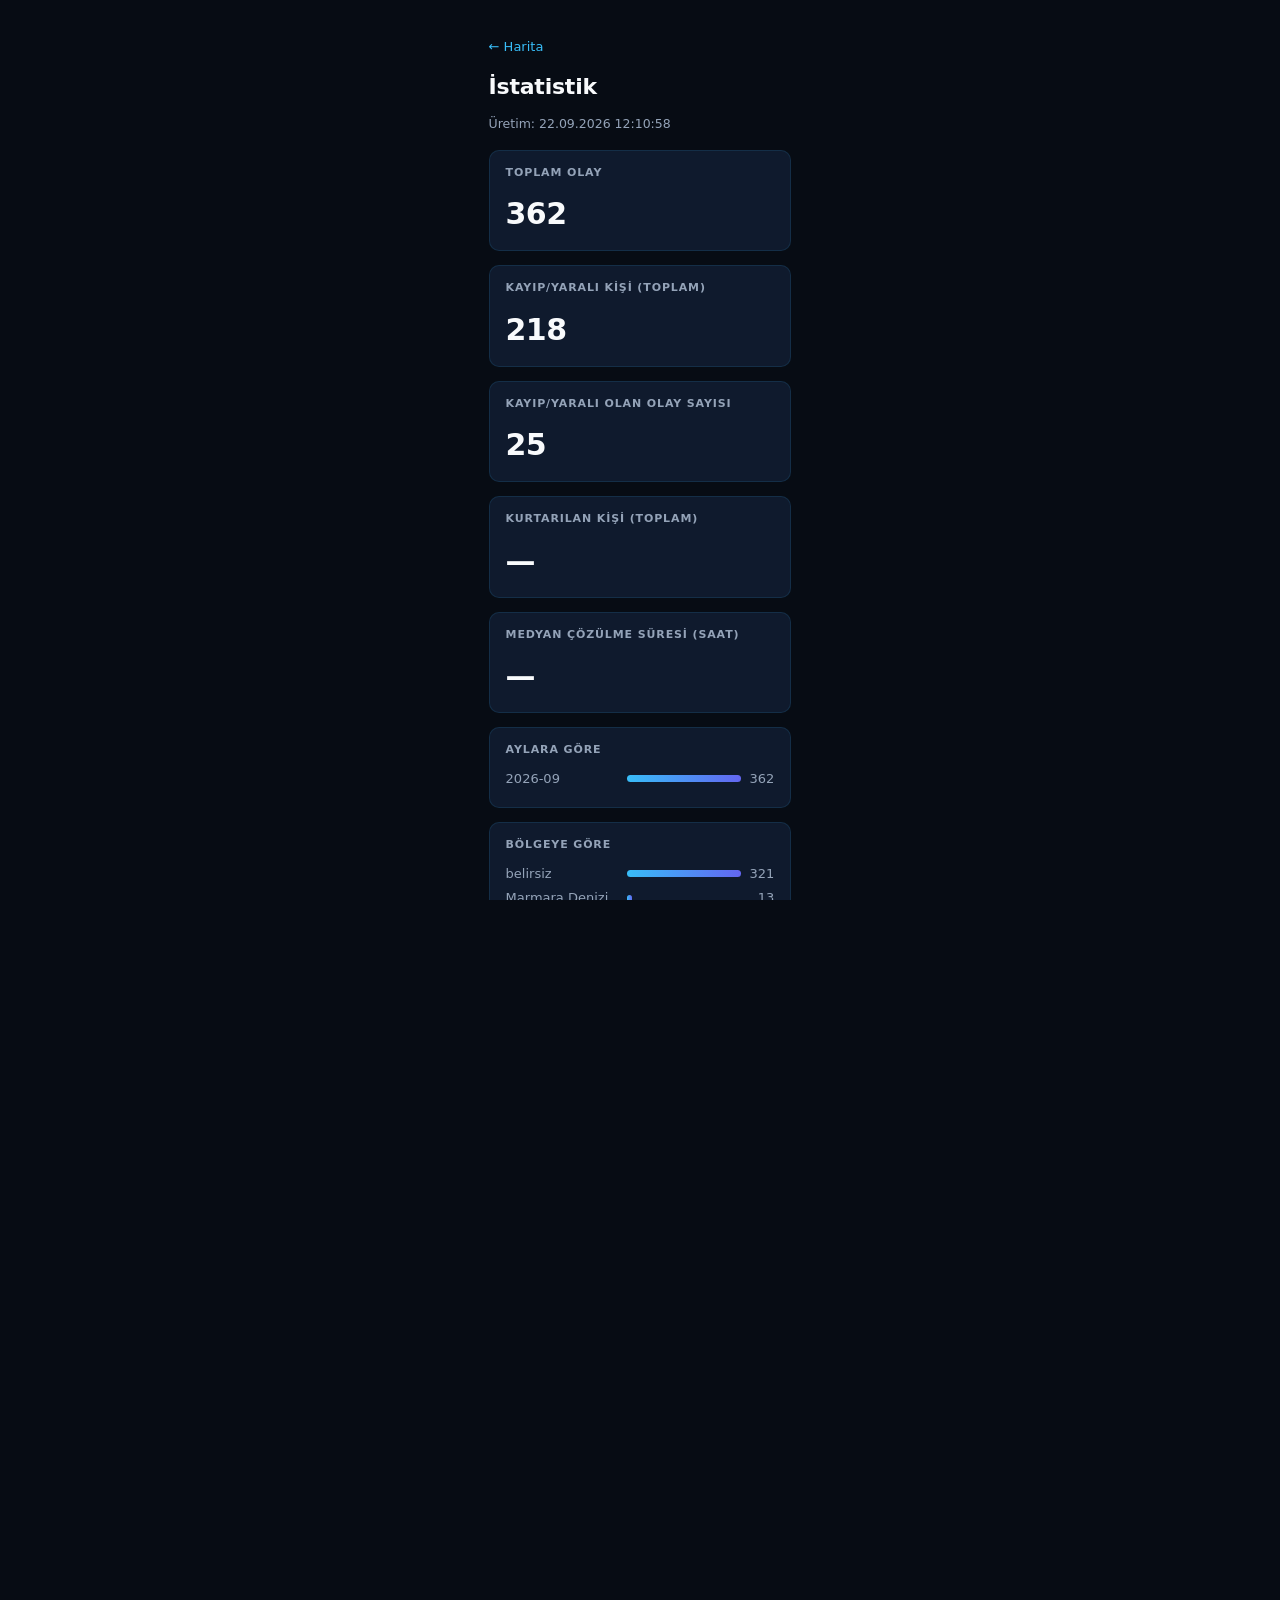
<file: web/stats.html>
<!doctype html>
<html lang="tr">
<head>
  <meta charset="utf-8">
  <meta name="viewport" content="width=device-width, initial-scale=1">
  <title>Maritime Watch — İstatistik</title>
  <link rel="icon" href="data:image/svg+xml,%3Csvg xmlns='http://www.w3.org/2000/svg' viewBox='0 0 100 100'%3E%3Ctext y='.9em' font-size='90'%3E%F0%9F%93%8A%3C/text%3E%3C/svg%3E">
  <link rel="stylesheet" href="style.css">
  <style>
    .wrap { max-width: 960px; margin: 0 auto; padding: 22px 20px 40px; }
    h1 { font-size: 22px; font-weight: 650; letter-spacing: -.01em; margin: 6px 0 2px; }
    .grid { display: grid; grid-template-columns: repeat(auto-fit, minmax(250px, 1fr)); gap: 14px; margin-top: 16px; }
    .card { background: var(--panel); border: 1px solid var(--line); border-radius: 10px; padding: 14px 16px; }
    .card h3 { margin: 0 0 10px; font-size: 11px; text-transform: uppercase; letter-spacing: .08em; color: var(--muted); font-weight: 650; }
    /* not .kpi: style.css owns that class for the map page's stat strip */
    .stat-num { font-size: 30px; font-weight: 650; letter-spacing: -.02em; font-variant-numeric: tabular-nums; }
    .row { display: flex; align-items: center; gap: 9px; margin: 5px 0; font-size: 13px; }
    .row .lbl { flex: 0 0 42%; color: var(--muted); overflow: hidden; text-overflow: ellipsis; white-space: nowrap; }
    .bar { height: 7px; border-radius: 4px; background: linear-gradient(90deg, var(--accent), #6366f1); min-width: 3px; }
    .row .num { margin-left: auto; font-variant-numeric: tabular-nums; color: var(--muted); }
    a.back { color: var(--accent); text-decoration: none; font-size: 13px; }
    a.back:hover { text-decoration: underline; }
    .meta { color: var(--muted); font-size: 12.5px; }
  </style>
</head>
<body>
  <div class="wrap">
    <p><a class="back" href="index.html" aria-label="Haritaya Geri Dön">← Harita</a></p>
    <h1>İstatistik</h1>
    <p class="meta" id="gen">yükleniyor…</p>
    <div class="grid" id="grid"></div>
  </div>
  <script>
    "use strict";
    const esc = s => String(s == null ? "" : s).replace(/[&<>"]/g, c => ({ "&": "&amp;", "<": "&lt;", ">": "&gt;", '"': "&quot;" }[c]));
    function barCard(title, obj) {
      const entries = Array.isArray(obj) ? obj : Object.entries(obj || {});
      const max = Math.max(1, ...entries.map(e => e[1]));
      const rows = entries.slice(0, 12).map(([k, v]) =>
        `<div class="row"><span class="lbl" title="${esc(k)}">${esc(k)}</span>
          <span class="bar" style="width:${Math.round(120 * v / max)}px"></span>
          <span class="num">${v}</span></div>`).join("");
      return `<div class="card"><h3>${esc(title)}</h3>${rows || "<div class='row'>—</div>"}</div>`;
    }
    function kpiCard(title, val) {
      return `<div class="card"><h3>${esc(title)}</h3><div class="stat-num">${esc(val)}</div></div>`;
    }
    (async () => {
      let s = null;
      try { s = await (await fetch("data/stats.json?" + Date.now(), { cache: "no-store" })).json(); } catch (e) {}
      if (!s) { document.getElementById("gen").textContent = "veri yok"; return; }
      document.getElementById("gen").textContent = "Üretim: " + new Date(s.generated).toLocaleString("tr-TR");
      const g = document.getElementById("grid");
      g.innerHTML = [
        kpiCard("Toplam olay", s.total_incidents),
        kpiCard("Kayıp/yaralı kişi (toplam)", s.casualties_reported_total),
        kpiCard("Kayıp/yaralı olan olay sayısı", s.incidents_with_casualties),
        kpiCard("Kurtarılan kişi (toplam)", s.rescued_reported_total == null ? "—" : s.rescued_reported_total),
        kpiCard("Medyan çözülme süresi (saat)", s.median_resolution_hours == null ? "—" : s.median_resolution_hours),
        barCard("Aylara göre", s.by_month),
        barCard("Bölgeye göre", s.by_area),
        barCard("Türe göre", s.by_type),
        barCard("Duruma göre", s.by_status),
        barCard("En sık geçen tekneler", s.top_vessels),
      ].join("");
    })();
  </script>
</body>
</html>
</file>
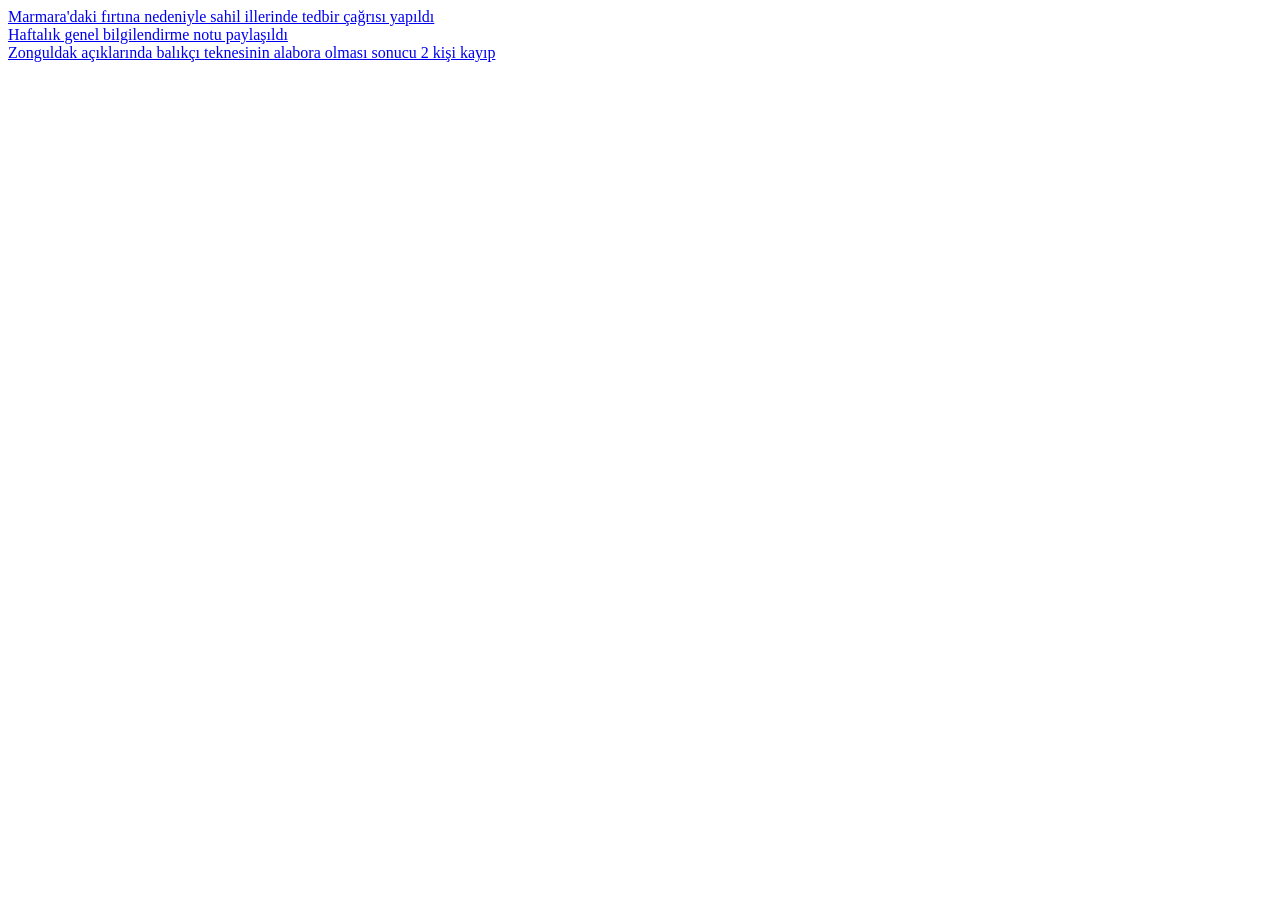
<file: src/ingest/samples/afad.html>
<!doctype html>
<html lang="tr">
<head><meta charset="utf-8"><title>Basın Açıklamaları — AFAD</title></head>
<body>
  <section>
    <article><a href="/basin-aciklamasi/2026/09/03/marmara-firtina-degerlendirme">
      Marmara'daki fırtına nedeniyle sahil illerinde tedbir çağrısı yapıldı</a></article>
    <article><a href="/basin-aciklamasi/2026/09/03/genel-bilgilendirme">
      Haftalık genel bilgilendirme notu paylaşıldı</a></article>
    <article><a href="/basin-aciklamasi/2026/09/02/karadeniz-tekne-kaza">
      Zonguldak açıklarında balıkçı teknesinin alabora olması sonucu 2 kişi kayıp</a></article>
  </section>
</body>
</html>
</file>
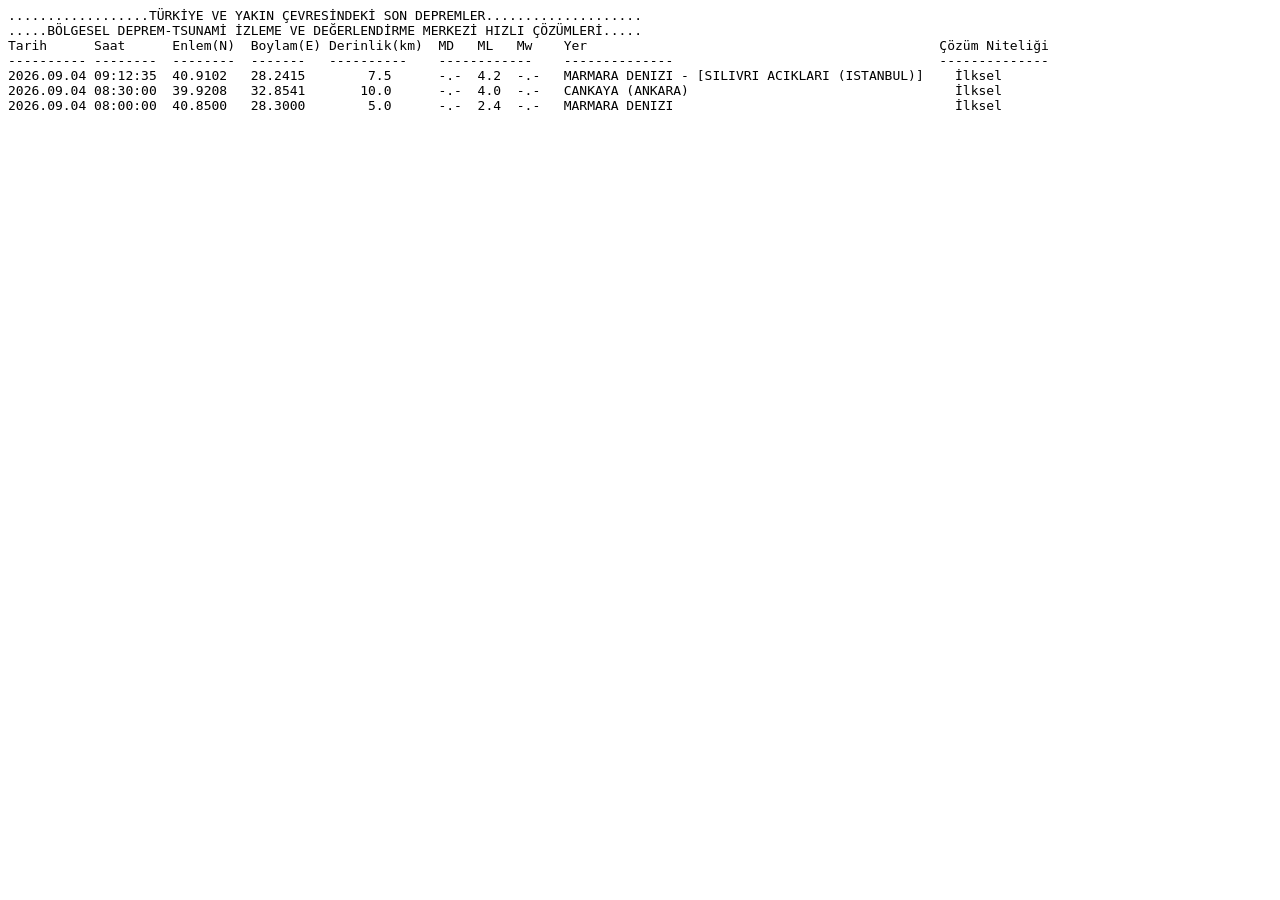
<file: src/ingest/samples/kandilli_quakes.html>
<HTML>
<head><title>Son Depremler</title></head>
<body>
<pre>
..................TÜRKİYE VE YAKIN ÇEVRESİNDEKİ SON DEPREMLER....................
.....BÖLGESEL DEPREM-TSUNAMİ İZLEME VE DEĞERLENDİRME MERKEZİ HIZLI ÇÖZÜMLERİ.....
Tarih      Saat      Enlem(N)  Boylam(E) Derinlik(km)  MD   ML   Mw    Yer                                             Çözüm Niteliği
---------- --------  --------  -------   ----------    ------------    --------------                                  --------------
2026.09.04 09:12:35  40.9102   28.2415        7.5      -.-  4.2  -.-   MARMARA DENIZI - [SILIVRI ACIKLARI (ISTANBUL)]    İlksel
2026.09.04 08:30:00  39.9208   32.8541       10.0      -.-  4.0  -.-   CANKAYA (ANKARA)                                  İlksel
2026.09.04 08:00:00  40.8500   28.3000        5.0      -.-  2.4  -.-   MARMARA DENIZI                                    İlksel
</pre>
</body>
</html>
</file>
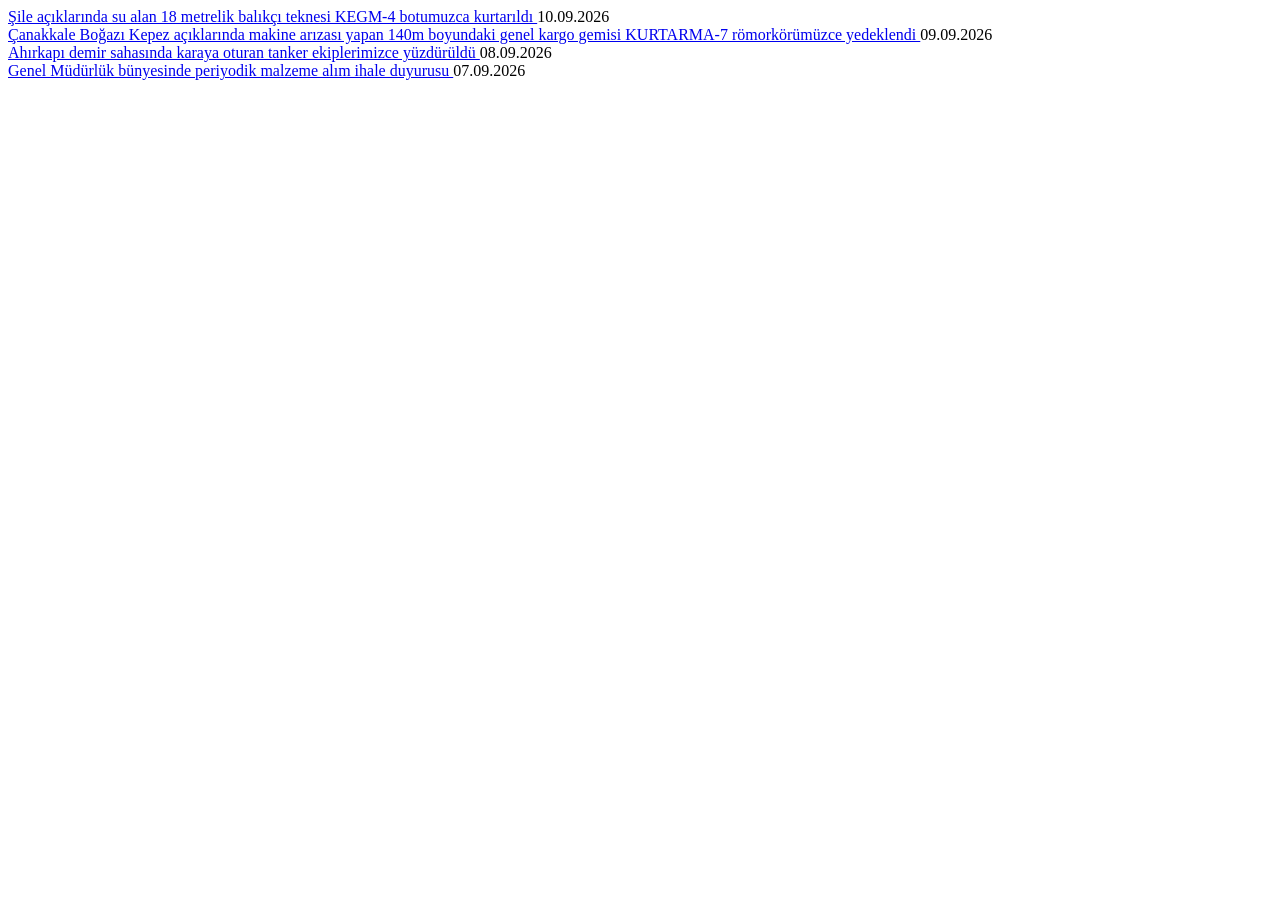
<file: src/ingest/samples/kegm_sample.html>
<!doctype html>
<html lang="tr">
<head><meta charset="utf-8"><title>Kurtarma Operasyonları — Kıyı Emniyeti Genel Müdürlüğü</title></head>
<body>
  <div class="kegm-content">
    <article class="op-card">
      <a href="/operasyon/2026/09/10/sile-aciklarinda-su-alan-balikci-teknesi-kurtarildi">
        Şile açıklarında su alan 18 metrelik balıkçı teknesi KEGM-4 botumuzca kurtarıldı
      </a>
      <span class="date">10.09.2026</span>
    </article>
    <article class="op-card">
      <a href="/operasyon/2026/09/09/canakkale-bogazinda-makine-arizasi-yapan-kuru-yuk-gemisi-yedeklendi">
        Çanakkale Boğazı Kepez açıklarında makine arızası yapan 140m boyundaki genel kargo gemisi KURTARMA-7 römorkörümüzce yedeklendi
      </a>
      <span class="date">09.09.2026</span>
    </article>
    <article class="op-card">
      <a href="/operasyon/2026/09/08/ahirkapi-demir-yerinde-karaya-oturan-tanker">
        Ahırkapı demir sahasında karaya oturan tanker ekiplerimizce yüzdürüldü
      </a>
      <span class="date">08.09.2026</span>
    </article>
    <article class="op-card">
      <a href="/operasyon/2026/09/07/genel-mudurluk-ihale-ilani">
        Genel Müdürlük bünyesinde periyodik malzeme alım ihale duyurusu
      </a>
      <span class="date">07.09.2026</span>
    </article>
  </div>
</body>
</html>
</file>
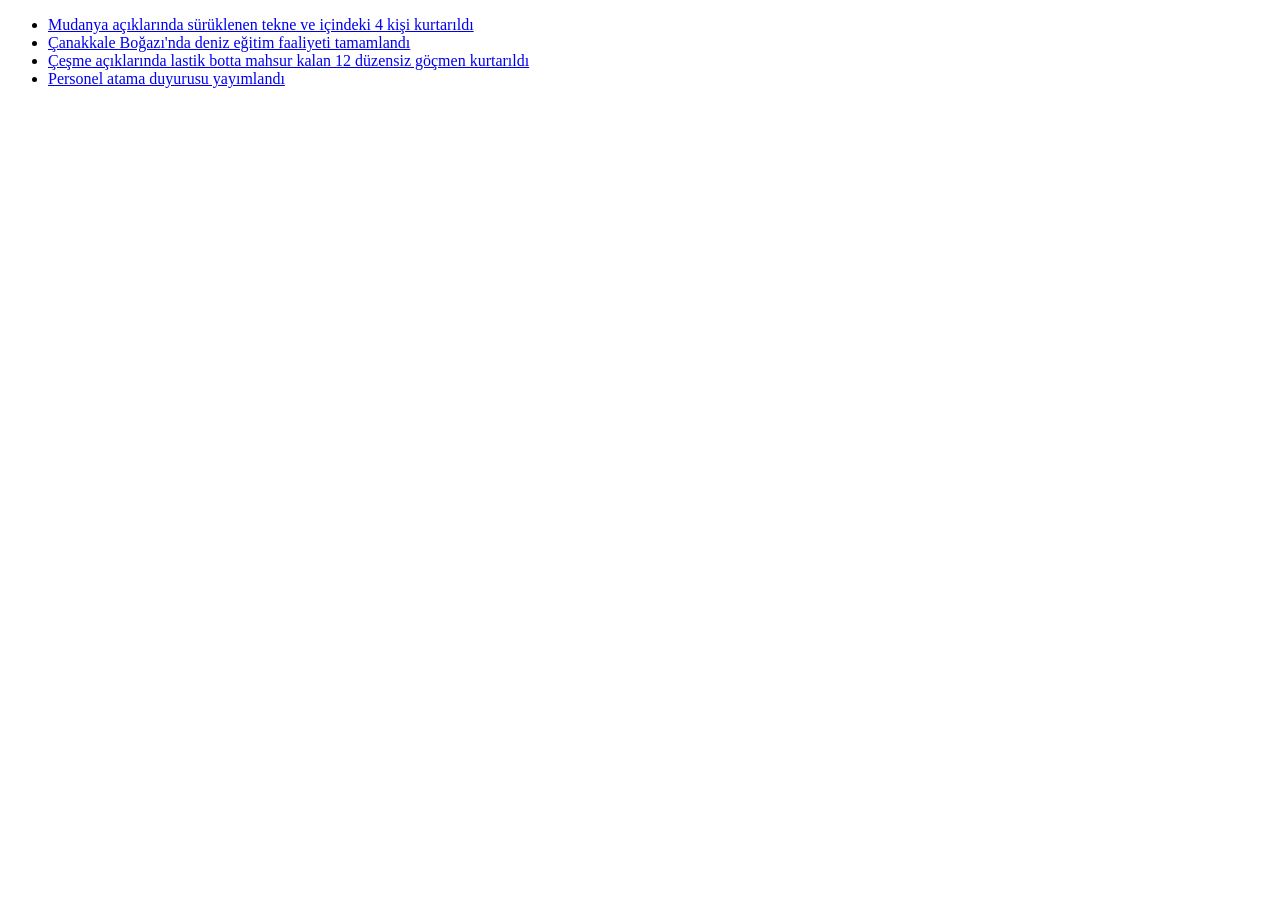
<file: src/ingest/samples/sahil_guvenlik.html>
<!doctype html>
<html lang="tr">
<head><meta charset="utf-8"><title>Haberler — Sahil Güvenlik Komutanlığı</title></head>
<body>
  <main>
    <ul class="news-list">
      <li><a href="/haber/2026/09/03/mudanya-aciklarinda-suru-klenen-tekne-kurtarildi">
        Mudanya açıklarında sürüklenen tekne ve içindeki 4 kişi kurtarıldı</a></li>
      <li><a href="/haber/2026/09/02/canakkale-bogazi-egitim-faaliyeti">
        Çanakkale Boğazı'nda deniz eğitim faaliyeti tamamlandı</a></li>
      <li><a href="/haber/2026/09/02/cesme-aciklarinda-arama-kurtarma">
        Çeşme açıklarında lastik botta mahsur kalan 12 düzensiz göçmen kurtarıldı</a></li>
      <li><a href="/haber/2026/09/01/personel-atama">Personel atama duyurusu yayımlandı</a></li>
    </ul>
  </main>
</body>
</html>
</file>
<file: web/style.css>
/* ==========================================================================
   Maritime Watch — Next-Gen Modern Maritime Operating System
   Design System: Deep Ocean Slate, High-Contrast Cyan Accents, Glassmorphism HUD
   ========================================================================== */

:root {
  --bg: #070c14;
  --bg-surface: #0b1320;
  --panel: #0f1a2d;
  --panel-hover: #15243d;
  --panel-glass: rgba(11, 19, 32, 0.88);
  
  --ink: #f8fafc;
  --ink-secondary: #cbd5e1;
  --muted: #94a3b8;
  --faint: #64748b;
  
  --line: rgba(56, 189, 248, 0.12);
  --line-strong: rgba(56, 189, 248, 0.25);
  --accent: #38bdf8;
  --accent-glow: rgba(56, 189, 248, 0.35);

  --confirmed: #ef4444;
  --probable: #f59e0b;
  --signal: #94a3b8;
  --resolved: #10b981;
  --warning: #38bdf8;
  --rescue: #10b981;
  --danger: #ef4444;
}

* { box-sizing: border-box; }
html, body { margin: 0; padding: 0; height: 100%; width: 100%; overflow: hidden; }

body {
  background: var(--bg);
  color: var(--ink);
  font: 13.5px/1.5 system-ui, -apple-system, BlinkMacSystemFont, "Segoe UI", Roboto, sans-serif;
  display: flex;
  flex-direction: column;
  -webkit-font-smoothing: antialiased;
  -moz-osx-font-smoothing: grayscale;
}

a { color: var(--accent); text-decoration: none; }
a:hover { text-decoration: underline; }

/* ---------- 1. Top Navigation Bar ---------- */
.app-header {
  height: 52px;
  background: rgba(7, 12, 20, 0.95);
  backdrop-filter: blur(12px);
  border-bottom: 1px solid var(--line);
  z-index: 1100;
  flex: none;
  display: flex;
  align-items: center;
  padding: 0 16px;
}

.topbar {
  display: flex;
  align-items: center;
  justify-content: space-between;
  width: 100%;
  gap: 16px;
}

.brand {
  display: flex;
  align-items: center;
  gap: 10px;
  flex: none;
}

.brand-logo {
  border-radius: 6px;
  box-shadow: 0 0 12px rgba(56, 189, 248, 0.3);
}

.brand-title-wrap {
  display: flex;
  align-items: center;
  gap: 8px;
}

.brand-title {
  margin: 0;
  font-size: 16px;
  font-weight: 700;
  letter-spacing: -0.02em;
  color: #fff;
  white-space: nowrap;
}

.live-pill {
  display: inline-flex;
  align-items: center;
  gap: 5px;
  background: rgba(16, 185, 129, 0.12);
  color: #34d399;
  border: 1px solid rgba(16, 185, 129, 0.28);
  font-size: 10px;
  font-weight: 700;
  letter-spacing: 0.06em;
  padding: 2px 7px;
  border-radius: 999px;
  text-transform: uppercase;
}

.dot-pulse {
  width: 6px;
  height: 6px;
  border-radius: 50%;
  background: #34d399;
  box-shadow: 0 0 0 0 rgba(52, 211, 153, 0.6);
  animation: pulse-live 2.2s infinite;
}

@keyframes pulse-live {
  70% { box-shadow: 0 0 0 6px rgba(52, 211, 153, 0); }
  100% { box-shadow: 0 0 0 0 rgba(52, 211, 153, 0); }
}

/* Quick Straits Transit Status Ticker (Center Bar) */
.safety-strip {
  display: flex;
  align-items: center;
  gap: 8px;
  overflow-x: auto;
  white-space: nowrap;
  scrollbar-width: none;
  flex: 1;
  justify-content: center;
}
.safety-strip::-webkit-scrollbar { display: none; }

.safety-card {
  display: inline-flex;
  align-items: center;
  gap: 6px;
  background: rgba(15, 26, 45, 0.6);
  border: 1px solid var(--line);
  padding: 4px 10px;
  border-radius: 8px;
  font-size: 12px;
  cursor: pointer;
  transition: all 0.15s ease;
}
.safety-card:hover {
  background: var(--panel-hover);
  border-color: var(--line-strong);
}
.safety-card .sc-title { font-weight: 600; color: var(--ink-secondary); }
.safety-badge {
  font-size: 11px;
  font-weight: 700;
  padding: 1px 6px;
  border-radius: 4px;
}
.safety-badge.good { background: rgba(16, 185, 129, 0.18); color: #34d399; }
.safety-badge.caution { background: rgba(245, 158, 11, 0.18); color: #fbbf24; }
.safety-badge.suspended, .safety-badge.danger { background: rgba(239, 68, 68, 0.2); color: #f87171; }
.safety-card .sc-meta { color: var(--muted); font-size: 11px; margin-left: 2px; }

/* Top Actions */
.top-nav {
  display: flex;
  align-items: center;
  gap: 8px;
  flex: none;
}

.btn {
  display: inline-flex;
  align-items: center;
  gap: 6px;
  background: var(--panel);
  color: var(--ink);
  border: 1px solid var(--line-strong);
  border-radius: 8px;
  padding: 6px 11px;
  font-size: 12.5px;
  font-weight: 600;
  cursor: pointer;
  text-decoration: none;
  transition: all 0.15s ease;
  white-space: nowrap;
}
.btn:hover {
  background: var(--panel-hover);
  border-color: var(--accent);
  box-shadow: 0 0 10px rgba(56, 189, 248, 0.2);
}
.btn:active { transform: translateY(1px); }

.btn-outlook {
  background: linear-gradient(135deg, rgba(14, 165, 233, 0.15), rgba(99, 102, 241, 0.15));
  border-color: rgba(56, 189, 248, 0.35);
  color: #7dd3fc;
}
.btn-emergency {
  background: rgba(239, 68, 68, 0.12);
  border-color: rgba(239, 68, 68, 0.35);
  color: #fca5a5;
}
.btn-emergency:hover {
  background: rgba(239, 68, 68, 0.25);
  border-color: #ef4444;
  box-shadow: 0 0 12px rgba(239, 68, 68, 0.3);
}

/* ---------- 2. Main Viewport (Map & Sidebar) ---------- */
main {
  flex: 1;
  display: flex;
  height: calc(100vh - 52px - 28px);
  position: relative;
  overflow: hidden;
}

.map-wrapper {
  flex: 1;
  position: relative;
  height: 100%;
  min-width: 0;
  background: #040810;
}

#map {
  width: 100%;
  height: 100%;
  background: #040810;
}

.leaflet-container { background: #040810 !important; }
.leaflet-control-attribution {
  background: rgba(7, 12, 20, 0.85) !important;
  color: var(--faint) !important;
  font-size: 10px !important;
}
.leaflet-control-layers {
  background: var(--panel-glass) !important;
  border: 1px solid var(--line-strong) !important;
  border-radius: 10px !important;
  color: var(--ink) !important;
  box-shadow: 0 8px 24px rgba(0,0,0,0.5) !important;
}

/* Floating HUD on Map (Top-Left) */
.map-floating-hud {
  position: absolute;
  top: 14px;
  left: 14px;
  z-index: 1000;
  display: flex;
  flex-direction: column;
  gap: 8px;
  width: 320px;
  background: var(--panel-glass);
  backdrop-filter: blur(14px);
  border: 1px solid var(--line-strong);
  border-radius: 12px;
  padding: 10px;
  box-shadow: 0 12px 32px rgba(0, 0, 0, 0.55);
}

.search-box {
  position: relative;
  display: flex;
  align-items: center;
}
.search-ico {
  position: absolute;
  left: 10px;
  font-size: 13px;
  color: var(--muted);
  pointer-events: none;
}
.search-box input {
  width: 100%;
  background: rgba(7, 12, 20, 0.7);
  color: var(--ink);
  border: 1px solid var(--line);
  border-radius: 8px;
  padding: 7px 10px 7px 32px;
  font: inherit;
  font-size: 12.5px;
  outline: none;
  transition: all 0.15s ease;
}
.search-box input:focus {
  border-color: var(--accent);
  box-shadow: 0 0 0 2px rgba(56, 189, 248, 0.25);
  background: rgba(7, 12, 20, 0.95);
}

.chip-bar {
  display: flex;
  align-items: center;
  gap: 6px;
  flex-wrap: wrap;
}
.chip {
  background: rgba(15, 26, 45, 0.75);
  color: var(--muted);
  border: 1px solid var(--line);
  border-radius: 6px;
  padding: 4px 8px;
  font-size: 11px;
  font-weight: 600;
  cursor: pointer;
  transition: all 0.12s ease;
}
.chip:hover {
  background: var(--panel-hover);
  color: var(--ink);
  border-color: var(--line-strong);
}
.chip.is-active {
  background: rgba(56, 189, 248, 0.2);
  color: #7dd3fc;
  border-color: var(--accent);
  font-weight: 700;
}

/* Floating Live Metrics (Bottom-Left of Map) */
.kpis-floating {
  position: absolute;
  bottom: 14px;
  left: 14px;
  z-index: 1000;
  background: var(--panel-glass);
  backdrop-filter: blur(12px);
  border: 1px solid var(--line-strong);
  border-radius: 999px;
  padding: 6px 14px;
  display: flex;
  align-items: center;
  gap: 12px;
  font-size: 11.5px;
  box-shadow: 0 8px 24px rgba(0, 0, 0, 0.5);
  color: var(--ink-secondary);
}
.kpi-item { display: inline-flex; align-items: center; gap: 5px; font-weight: 600; }
.kpi-item strong { color: #fff; font-size: 12.5px; }

.stale-floating {
  position: absolute;
  top: 14px;
  right: 14px;
  z-index: 1000;
  background: rgba(239, 68, 68, 0.9);
  color: #fff;
  padding: 6px 12px;
  border-radius: 8px;
  font-size: 11.5px;
  font-weight: 600;
  box-shadow: 0 4px 16px rgba(239, 68, 68, 0.4);
}

/* Time-Lapse Playback Bar */
.playback-bar {
  position: absolute;
  bottom: 14px;
  left: 50%;
  transform: translateX(-50%);
  z-index: 1000;
  display: flex;
  align-items: center;
  gap: 10px;
  background: var(--panel-glass);
  backdrop-filter: blur(14px);
  border: 1px solid var(--line-strong);
  border-radius: 12px;
  padding: 8px 14px;
  box-shadow: 0 12px 36px rgba(0,0,0,0.6);
  color: var(--ink);
  width: min(520px, 90%);
}
.play-btn {
  background: var(--accent);
  color: #070c14;
  border: none;
  width: 28px;
  height: 28px;
  border-radius: 50%;
  display: flex;
  align-items: center;
  justify-content: center;
  font-size: 12px;
  cursor: pointer;
  font-weight: bold;
}
.playback-bar input[type="range"] { flex: 1; accent-color: var(--accent); }
.play-label { font-size: 11px; font-weight: 600; color: var(--muted); }
.play-time { font-size: 11.5px; font-weight: 700; color: #7dd3fc; min-width: 48px; }
.speed-btn {
  background: transparent;
  color: var(--muted);
  border: 1px solid var(--line);
  border-radius: 4px;
  font-size: 10px;
  padding: 2px 6px;
  cursor: pointer;
}
.speed-btn.is-active {
  background: rgba(56, 189, 248, 0.25);
  color: #fff;
  border-color: var(--accent);
}
.play-close {
  background: transparent;
  border: none;
  color: var(--muted);
  font-size: 18px;
  cursor: pointer;
  line-height: 1;
}

/* ---------- 3. Sidebar (Timeline Drawer) ---------- */
#side {
  width: 350px;
  flex: none;
  background: var(--bg-surface);
  border-left: 1px solid var(--line);
  display: flex;
  flex-direction: column;
  overflow: hidden;
  z-index: 10;
}

.side-head {
  padding: 14px 14px 10px;
  border-bottom: 1px solid var(--line);
  display: flex;
  flex-direction: column;
  gap: 8px;
}
.side-title-row {
  display: flex;
  align-items: center;
  justify-content: space-between;
}
.side-title-row h2 {
  margin: 0;
  font-size: 13px;
  font-weight: 700;
  letter-spacing: 0.04em;
  text-transform: uppercase;
  color: var(--muted);
}
.side-count {
  font-size: 11px;
  font-weight: 600;
  color: var(--accent);
  background: rgba(56, 189, 248, 0.1);
  padding: 2px 8px;
  border-radius: 999px;
  border: 1px solid rgba(56, 189, 248, 0.2);
}

.region-select {
  width: 100%;
  background: var(--panel);
  color: var(--ink);
  border: 1px solid var(--line);
  border-radius: 6px;
  padding: 5px 8px;
  font-size: 12px;
  outline: none;
}
.region-select:focus { border-color: var(--accent); }

.legend {
  display: flex;
  align-items: center;
  justify-content: space-between;
  padding: 8px 14px;
  font-size: 11px;
  color: var(--muted);
  border-bottom: 1px solid var(--line);
  background: rgba(7, 12, 20, 0.4);
}
.legend span { display: inline-flex; align-items: center; gap: 4px; }
.dot { width: 7px; height: 7px; border-radius: 50%; }
.s-confirmed { background: var(--confirmed); }
.s-probable  { background: var(--probable); }
.s-signal    { background: var(--signal); }
.s-resolved  { background: var(--resolved); }
.s-warning   { background: var(--warning); }

.timeline-list {
  flex: 1;
  overflow-y: auto;
  margin: 0;
  padding: 10px 12px 16px;
  list-style: none;
  scrollbar-width: thin;
}

.timeline-list li {
  background: var(--panel);
  border: 1px solid var(--line);
  border-left: 3px solid var(--signal);
  border-radius: 8px;
  padding: 10px 12px;
  margin-bottom: 8px;
  cursor: pointer;
  transition: all 0.15s ease;
}
.timeline-list li:hover {
  background: var(--panel-hover);
  border-color: var(--line-strong);
  transform: translateX(2px);
}
.timeline-list li.confirmed { border-left-color: var(--confirmed); }
.timeline-list li.probable  { border-left-color: var(--probable); }
.timeline-list li.resolved  { border-left-color: var(--resolved); }
.timeline-list li.warning   { border-left-color: var(--warning); }
.timeline-list li.rescue    { border-left-color: var(--rescue); }

.t-head {
  display: flex;
  align-items: center;
  justify-content: space-between;
  gap: 8px;
}
.t-type {
  font-weight: 650;
  font-size: 13px;
  display: flex;
  align-items: center;
  gap: 6px;
  min-width: 0;
}
.t-ico { font-size: 14px; flex: none; }
.t-txt { overflow: hidden; text-overflow: ellipsis; white-space: nowrap; }
.t-badge {
  font-size: 9.5px;
  font-weight: 700;
  text-transform: uppercase;
  padding: 2px 6px;
  border-radius: 4px;
  white-space: nowrap;
}
li.confirmed .t-badge { background: rgba(239, 68, 68, 0.2); color: #fca5a5; }
li.probable  .t-badge { background: rgba(245, 158, 11, 0.2); color: #fcd34d; }
li.resolved  .t-badge { background: rgba(16, 185, 129, 0.2); color: #6ee7b7; }
li.warning   .t-badge { background: rgba(56, 189, 248, 0.2); color: #7dd3fc; }
li.signal    .t-badge { background: rgba(148, 163, 184, 0.2); color: #cbd5e1; }

.t-area {
  color: var(--muted);
  font-size: 11.5px;
  margin-top: 4px;
}
.t-when { color: var(--faint); }
.t-src {
  font-size: 11px;
  color: var(--faint);
  margin-top: 4px;
  display: flex;
  align-items: center;
  gap: 4px;
}

.empty {
  margin: 20px 14px;
  padding: 20px;
  text-align: center;
  background: var(--panel);
  border: 1px dashed var(--line);
  border-radius: 10px;
  color: var(--muted);
}

/* ---------- 4. Popups & Markers ---------- */
.leaflet-popup-content-wrapper {
  background: rgba(11, 19, 32, 0.96) !important;
  color: var(--ink) !important;
  border: 1px solid var(--line-strong) !important;
  border-radius: 10px !important;
  box-shadow: 0 12px 36px rgba(0,0,0,0.6) !important;
}
.leaflet-popup-tip { background: #0b1320 !important; border: 1px solid var(--line-strong) !important; }
.popup-title { font-size: 13.5px; font-weight: 700; margin-bottom: 4px; }
.popup-meta { color: var(--muted); font-size: 11.5px; line-height: 1.5; }
.btn-share {
  margin-top: 8px;
  background: var(--panel-hover);
  color: var(--ink);
  border: 1px solid var(--line-strong);
  border-radius: 6px;
  padding: 4px 10px;
  font-size: 11px;
  font-weight: 600;
  cursor: pointer;
}
.btn-share:hover { background: var(--accent); color: #070c14; }

/* Weather Arrow Overlay */
.weather-marker {
  display: flex;
  flex-direction: column;
  align-items: center;
}
.weather-arrow {
  width: 18px;
  height: 18px;
  filter: drop-shadow(0 2px 4px rgba(0,0,0,0.8));
}
.weather-pill {
  background: rgba(7, 12, 20, 0.85);
  color: #fff;
  border: 1px solid var(--line);
  border-radius: 4px;
  font-size: 9.5px;
  font-weight: 700;
  padding: 1px 3px;
  margin-top: 1px;
}

/* ---------- 5. Modals (Outlook & Emergency) ---------- */
.modal {
  position: fixed;
  inset: 0;
  z-index: 2000;
  display: flex;
  align-items: center;
  justify-content: center;
  padding: 20px;
}
.modal[hidden] { display: none; }

.modal-backdrop {
  position: absolute;
  inset: 0;
  background: rgba(4, 8, 16, 0.75);
  backdrop-filter: blur(8px);
}

.modal-card {
  position: relative;
  width: min(600px, 95vw);
  max-height: 88vh;
  background: #0d1626;
  border: 1px solid var(--line-strong);
  border-radius: 14px;
  box-shadow: 0 24px 64px rgba(0, 0, 0, 0.75);
  display: flex;
  flex-direction: column;
  overflow: hidden;
  z-index: 10;
  animation: modal-pop 0.18s ease-out;
}
.modal-card.modal-large { width: min(780px, 95vw); }

@keyframes modal-pop {
  from { opacity: 0; transform: scale(0.96); }
  to { opacity: 1; transform: scale(1); }
}

.modal-head {
  padding: 14px 18px;
  border-bottom: 1px solid var(--line);
  display: flex;
  align-items: center;
  justify-content: space-between;
  background: rgba(7, 12, 20, 0.5);
}
.modal-head h3 {
  margin: 0;
  font-size: 14.5px;
  font-weight: 700;
  color: #fff;
}
.modal-close {
  background: transparent;
  border: none;
  color: var(--muted);
  font-size: 22px;
  cursor: pointer;
  line-height: 1;
}
.modal-close:hover { color: #fff; }

.modal-body {
  padding: 16px 18px 20px;
  overflow-y: auto;
  scrollbar-width: thin;
}

/* Outlook Panel Inside Modal */
.outlook-panel { display: flex; flex-direction: column; gap: 12px; }
.ol-head {
  display: flex;
  align-items: center;
  gap: 10px;
  flex-wrap: wrap;
  background: var(--panel);
  border: 1px solid var(--line);
  padding: 10px 14px;
  border-radius: 10px;
}
.ol-tag {
  background: rgba(56, 189, 248, 0.2);
  color: #7dd3fc;
  font-size: 10.5px;
  font-weight: 700;
  padding: 2px 7px;
  border-radius: 4px;
  text-transform: uppercase;
}
.ol-title { font-weight: 700; font-size: 13.5px; }
.ol-head label {
  font-size: 12px;
  color: var(--muted);
  display: flex;
  align-items: center;
  gap: 6px;
  margin-left: auto;
}
.ol-head select {
  background: #070c14;
  color: var(--ink);
  border: 1px solid var(--line-strong);
  border-radius: 6px;
  padding: 4px 8px;
  font-size: 12px;
}

.traffic-light-hero {
  border-radius: 10px;
  padding: 14px 16px;
  display: flex;
  align-items: center;
  justify-content: space-between;
  border: 1px solid transparent;
}
.traffic-light-hero.ok {
  background: rgba(16, 185, 129, 0.12);
  border-color: rgba(16, 185, 129, 0.35);
}
.traffic-light-hero.watch {
  background: rgba(245, 158, 11, 0.12);
  border-color: rgba(245, 158, 11, 0.35);
}
.traffic-light-hero.danger {
  background: rgba(239, 68, 68, 0.14);
  border-color: rgba(239, 68, 68, 0.35);
}

.tl-status-title { font-size: 16px; font-weight: 800; display: block; }
.traffic-light-hero.ok .tl-status-title { color: #34d399; }
.traffic-light-hero.watch .tl-status-title { color: #fbbf24; }
.traffic-light-hero.danger .tl-status-title { color: #f87171; }
.tl-status-sub { font-size: 12px; color: var(--muted); margin-top: 3px; display: block; }

.outlook-timeline {
  display: grid;
  grid-template-columns: repeat(auto-fit, minmax(80px, 1fr));
  gap: 6px;
}
.outlook-seg {
  background: var(--panel);
  border: 1px solid var(--line);
  border-radius: 8px;
  padding: 8px 6px;
  text-align: center;
  display: flex;
  flex-direction: column;
  gap: 3px;
}
.outlook-seg.ok { border-top: 3px solid #10b981; }
.outlook-seg.watch { border-top: 3px solid #f59e0b; }
.outlook-seg.danger { border-top: 3px solid #ef4444; }
.ol-hours { font-size: 11px; font-weight: 700; color: var(--ink); }
.ol-level { font-size: 10px; font-weight: 600; text-transform: uppercase; color: var(--muted); }

/* Emergency Modal Cards */
.emergency-grid {
  display: grid;
  grid-template-columns: repeat(auto-fit, minmax(240px, 1fr));
  gap: 12px;
}
.em-card {
  background: var(--panel);
  border: 1px solid var(--line);
  border-radius: 10px;
  padding: 12px 14px;
  display: flex;
  flex-direction: column;
  gap: 4px;
}
.em-card.em-primary {
  border-color: rgba(56, 189, 248, 0.35);
  background: rgba(14, 165, 233, 0.08);
}
.em-num { font-size: 16px; font-weight: 800; color: var(--accent); }
.em-title { font-size: 12px; font-weight: 700; color: var(--ink); }
.em-desc { font-size: 11.5px; color: var(--muted); line-height: 1.4; margin-bottom: 6px; }
.btn-copy {
  align-self: flex-start;
  background: rgba(15, 26, 45, 0.8);
  border: 1px solid var(--line-strong);
  border-radius: 6px;
  padding: 3px 8px;
  font-size: 11px;
  color: var(--ink-secondary);
  cursor: pointer;
}
.btn-copy:hover { background: var(--accent); color: #070c14; }

/* ---------- 6. Footer ---------- */
.app-footer {
  height: 28px;
  background: #050810;
  border-top: 1px solid var(--line);
  display: flex;
  align-items: center;
  justify-content: space-between;
  padding: 0 16px;
  font-size: 11px;
  color: var(--muted);
  flex: none;
  z-index: 100;
}
.footer-left { display: flex; align-items: center; gap: 8px; }
.sep { color: var(--line); }
.footer-right .disclaimer { color: var(--faint); }
.footer-right strong { color: #f87171; }

/* Toast Notifications */
.toast-container {
  position: fixed;
  bottom: 40px;
  right: 20px;
  z-index: 3000;
  display: flex;
  flex-direction: column;
  gap: 8px;
  pointer-events: none;
}
.toast {
  background: rgba(15, 26, 45, 0.95);
  color: #fff;
  border: 1px solid var(--accent);
  border-radius: 8px;
  padding: 8px 14px;
  font-size: 12px;
  font-weight: 600;
  box-shadow: 0 8px 24px rgba(0, 0, 0, 0.6);
  pointer-events: auto;
}

/* ---------- 7. Responsive Breakpoints ---------- */
@media (max-width: 900px) {
  main { flex-direction: column; }
  #side { width: 100%; height: 260px; border-left: none; border-top: 1px solid var(--line); }
  .map-floating-hud { width: calc(100vw - 28px); }
  .safety-strip { display: none; }
}
</file>
